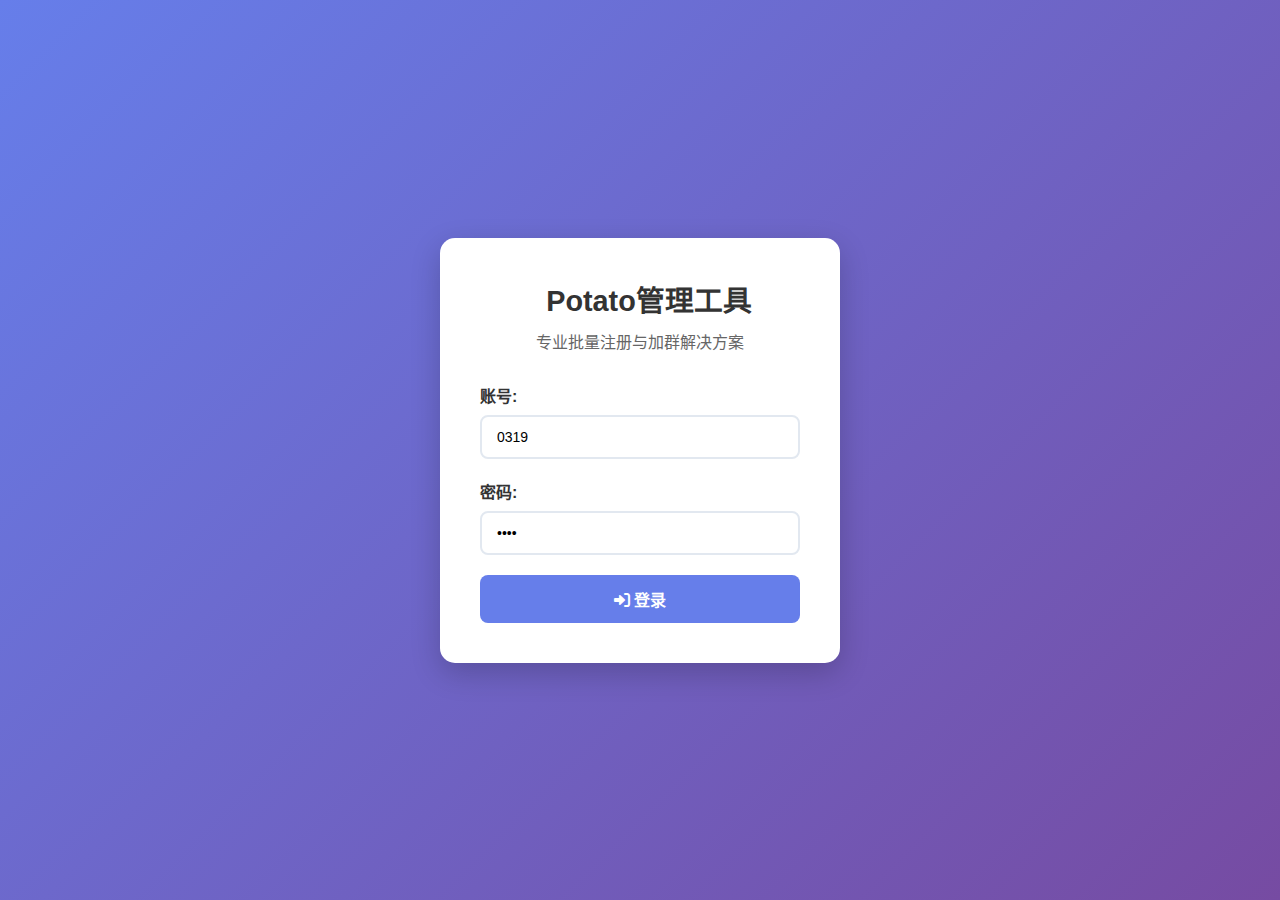
<file: login.html>
<!DOCTYPE html>
<html lang="zh-CN">
<head>
    <meta charset="UTF-8">
    <meta name="viewport" content="width=device-width, initial-scale=1.0">
    <title>登录 - Potato批量管理工具</title>
    <link href="https://cdnjs.cloudflare.com/ajax/libs/font-awesome/6.0.0/css/all.min.css" rel="stylesheet">
    <style>
        * {
            margin: 0;
            padding: 0;
            box-sizing: border-box;
        }
        
        body {
            font-family: 'Segoe UI', Tahoma, Geneva, Verdana, sans-serif;
            background: linear-gradient(135deg, #667eea 0%, #764ba2 100%);
            min-height: 100vh;
            display: flex;
            align-items: center;
            justify-content: center;
            padding: 20px;
        }
        
        .login-container {
            background: white;
            padding: 40px;
            border-radius: 15px;
            box-shadow: 0 10px 30px rgba(0, 0, 0, 0.2);
            width: 100%;
            max-width: 400px;
        }
        
        .login-header {
            text-align: center;
            margin-bottom: 30px;
        }
        
        .login-header h1 {
            color: #333;
            margin-bottom: 10px;
            font-size: 1.8rem;
        }
        
        .login-header p {
            color: #666;
        }
        
        .fa-potato {
            color: #667eea;
            margin-right: 10px;
        }
        
        .form-group {
            margin-bottom: 20px;
        }
        
        label {
            display: block;
            margin-bottom: 8px;
            font-weight: 600;
            color: #333;
        }
        
        input {
            width: 100%;
            padding: 12px 15px;
            border: 2px solid #e2e8f0;
            border-radius: 8px;
            font-size: 14px;
            transition: all 0.3s ease;
        }
        
        input:focus {
            outline: none;
            border-color: #667eea;
            box-shadow: 0 0 0 3px rgba(102, 126, 234, 0.1);
        }
        
        .btn {
            width: 100%;
            background: #667eea;
            color: white;
            border: none;
            padding: 12px;
            border-radius: 8px;
            cursor: pointer;
            font-size: 16px;
            font-weight: 600;
            transition: all 0.3s ease;
        }
        
        .btn:hover {
            background: #5a6fd8;
            transform: translateY(-2px);
        }
        
        .message {
            padding: 12px;
            border-radius: 8px;
            margin-bottom: 20px;
            text-align: center;
            display: none;
        }
        
        .message-error {
            background: #fed7d7;
            color: #c53030;
            border: 1px solid #feb2b2;
        }
        
        .demo-info {
            background: #e6fffa;
            border: 1px solid #81e6d9;
            border-radius: 8px;
            padding: 15px;
            margin-top: 20px;
            font-size: 14px;
        }
        
        .demo-info h4 {
            color: #234e52;
            margin-bottom: 8px;
        }
        
        .demo-info p {
            color: #2d7a7a;
            margin: 5px 0;
        }
    </style>
</head>
<body>
    <div class="login-container">
        <div class="login-header">
            <h1><i class="fas fa-potato"></i> Potato管理工具</h1>
            <p>专业批量注册与加群解决方案</p>
        </div>
        
        <div id="errorMessage" class="message message-error"></div>
        
        <form id="loginForm">
            <div class="form-group">
                <label for="username">账号:</label>
                <input type="text" id="username" name="username" required placeholder="请输入账号">
            </div>
            
            <div class="form-group">
                <label for="password">密码:</label>
                <input type="password" id="password" name="password" required placeholder="请输入密码">
            </div>
            
            <button type="submit" class="btn">
                <i class="fas fa-sign-in-alt"></i> 登录
            </button>
        </form>
        
       
    </div>

    <script>
        // 检查是否已经登录
        function checkLoginStatus() {
            const isLoggedIn = localStorage.getItem('isLoggedIn');
            const loginTime = localStorage.getItem('loginTime');
            
            if (isLoggedIn === 'true' && loginTime) {
                const currentTime = new Date().getTime();
                const loginTimestamp = parseInt(loginTime);
                
                // 检查是否在24小时内登录（24 * 60 * 60 * 1000 = 86400000 毫秒）
                if (currentTime - loginTimestamp < 86400000) {
                    window.location.href = 'index.html';
                    return true;
                } else {
                    // 登录已过期，清除登录状态
                    localStorage.removeItem('isLoggedIn');
                    localStorage.removeItem('loginTime');
                }
            }
            return false;
        }

        // 页面加载时检查登录状态
        document.addEventListener('DOMContentLoaded', function() {
            console.log('页面加载完成，检查登录状态...');
            checkLoginStatus();
            
            // 设置表单提交事件
            document.getElementById('loginForm').addEventListener('submit', function(e) {
                e.preventDefault();
                console.log('表单提交事件触发');
                
                const username = document.getElementById('username').value.trim();
                const password = document.getElementById('password').value.trim();
                const errorMessage = document.getElementById('errorMessage');
                
                console.log('输入的用户名:', username);
                console.log('输入的密码:', password);
                
                // 验证账号密码
                if (username === '0319' && password === '0319') {
                    console.log('登录成功，设置登录状态');
                    
                    // 设置登录状态
                    localStorage.setItem('isLoggedIn', 'true');
                    localStorage.setItem('loginTime', new Date().getTime().toString());
                    
                    // 显示成功消息
                    errorMessage.textContent = '登录成功，正在跳转...';
                    errorMessage.style.display = 'block';
                    errorMessage.style.background = '#c6f6d5';
                    errorMessage.style.color = '#276749';
                    errorMessage.style.borderColor = '#9ae6b4';
                    
                    // 延迟跳转，让用户看到成功消息
                    setTimeout(function() {
                        console.log('跳转到主页面');
                        window.location.href = 'index.html';
                    }, 1000);
                    
                } else {
                    console.log('登录失败：账号或密码错误');
                    errorMessage.textContent = '账号或密码错误！请使用账号：0319 密码：0319';
                    errorMessage.style.display = 'block';
                    
                    // 清空密码框
                    document.getElementById('password').value = '';
                }
            });
            
            // 自动填充演示账号（仅用于测试）
            document.getElementById('username').value = '0319';
            document.getElementById('password').value = '0319';
        });

        // 添加控制台日志，帮助调试
        console.log('登录页面脚本加载完成');
    </script>
</body>
</html>
</file>
